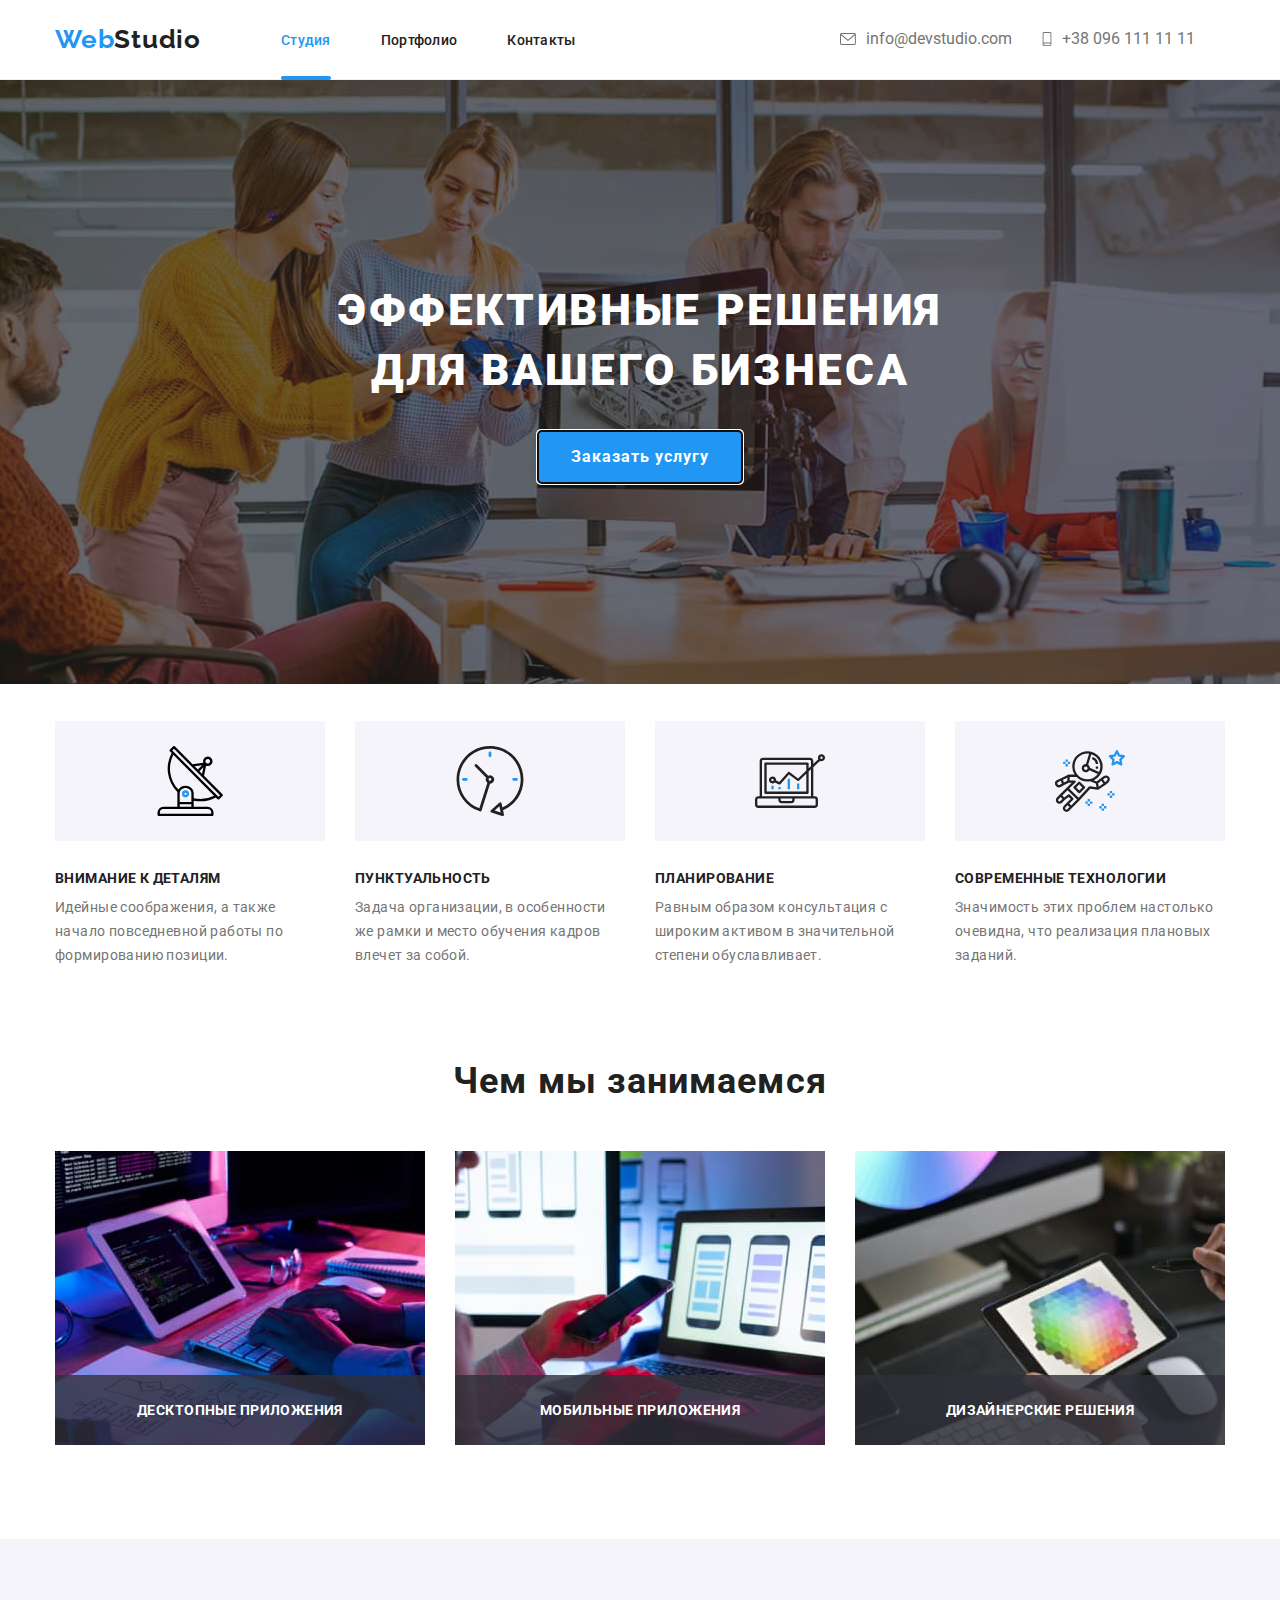
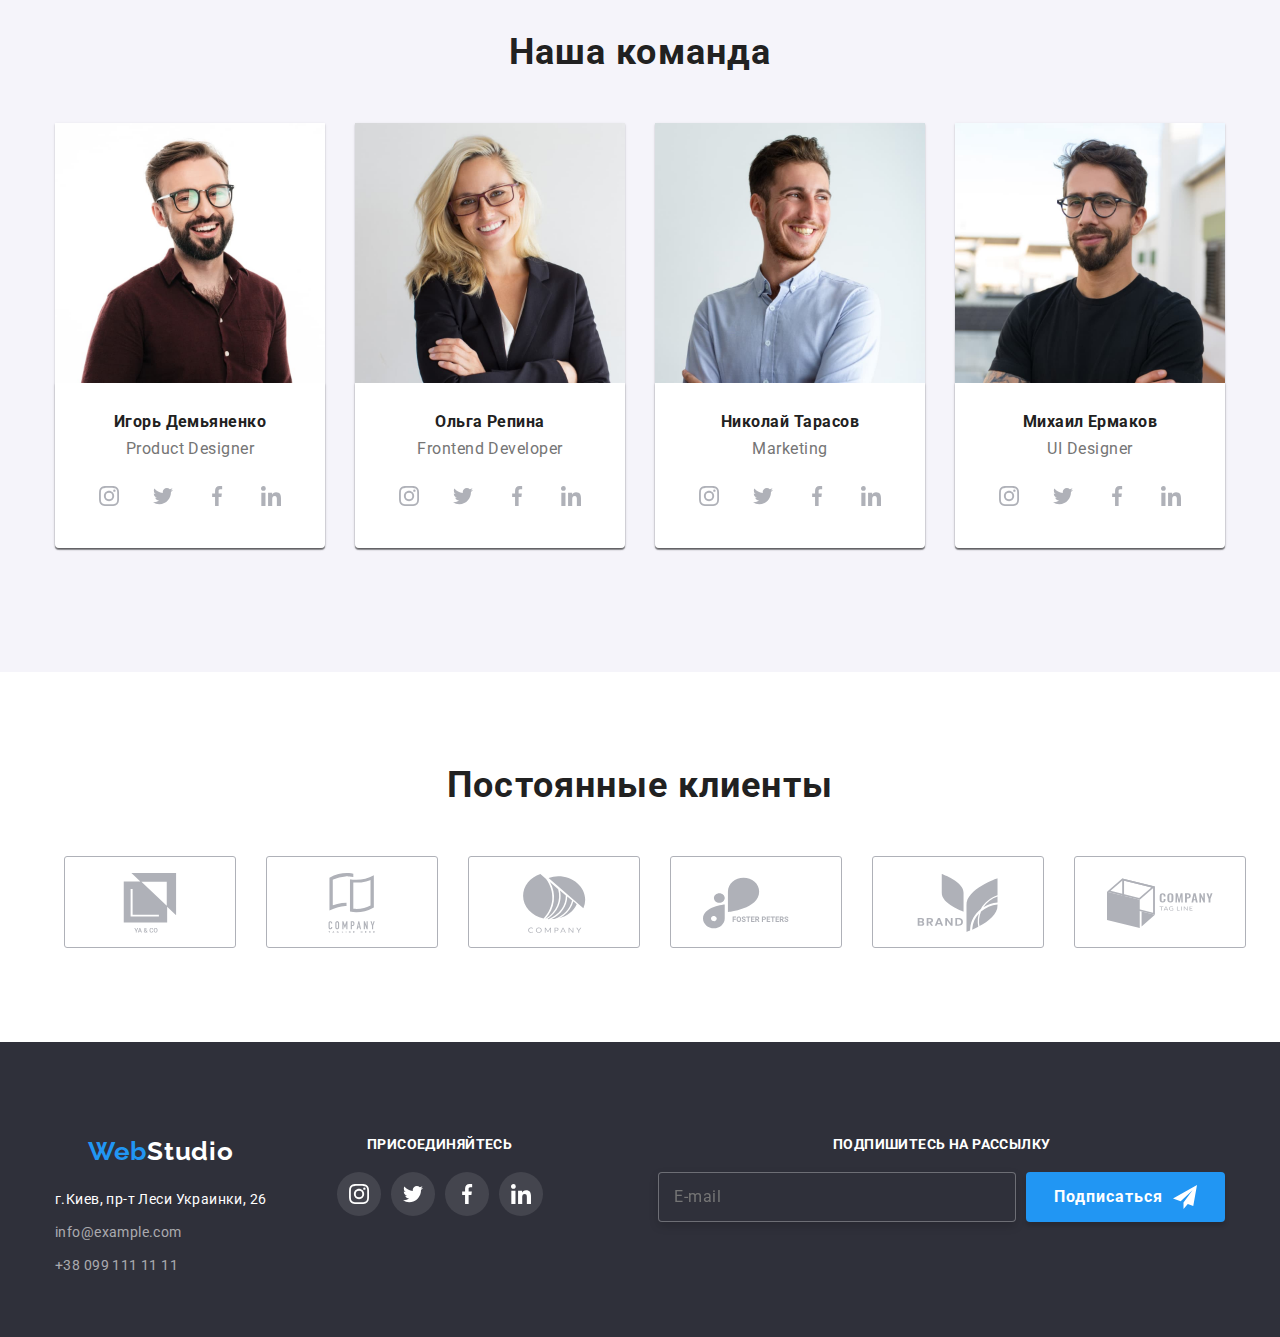
<file: index.html>
<!DOCTYPE html>
<html lang="ru">
<head>
    <meta charset="UTF-8"/>
    <meta http-equiv="X-UA-Compatible" content="IE=edge"/>
    <meta name="viewport" content="width=device-width, initial-scale=1.0"/>
    <title>WebStudio</title>
    <link rel="preconnect" href="https://fonts.gstatic.com"/>
    <link href="https://fonts.googleapis.com/css2?family=Roboto:wght@400;500;700;900&display=swap" rel="stylesheet"/>
    <link rel="preconnect" href="https://fonts.gstatic.com"/>
    <link href="https://fonts.googleapis.com/css2?family=Raleway:wght@700&display=swap" rel="stylesheet"/>
    <link rel="stylesheet" href="https://cdnjs.cloudflare.com/ajax/libs/modern-normalize/1.1.0/modern-normalize.min.css">
    <link rel="stylesheet" href="./css/main.min.css">
</head>
<body>
    <header class="page-header">
        <div class="container">
            <nav class="nav">
                <a class="nav__link nav__logo" href="./index.html"><span class="nav__logo-header">Web</span>Studio</a>
                <button type="submit" class="mob-menu-btn" data-menu-open>
                    <svg width="24" height="16" class="mob-menu-btn__open">
                        <use href="./images/icon.svg#menu"></use>
                    </svg>
                </button>
                <div class="backdrop is-hidden" data-menu>
                    <div class="mob-modal">
                        <div class="mob-modal_botom">
                            <button type="button" class="mob-menu-btn close" data-menu-close>
                                <svg width="19" height="19" class="mob-menu-btn__close">
                                    <use href="./images/icon.svg#mclose"></use>
                                </svg>
                            </button>
                            <ul class="menu-list list">
                                <li class="menu-list__item">
                                    <a href="./index.html" class="menu-list__link menu-list__current">Студия</a>
                                </li>
                                <li class="menu-list__item">
                                    <a href="./portfolio.html" class="menu-list__link">Портфолио</a>
                                </li>
                                <li class="menu-list__item">
                                    <a href="" class="menu-list__link">Контакты</a>
                                </li>
                            </ul>
                        </div>
                        <div class="mob-modal_botom">
                            <ul class="menu-list-contact list">
                                <li class="menu-list-contact__item">
                                    <a href="mailto:info@devstudio.com" class="menu-list-contact__link--mail">
                                        info@devstudio.com</a>
                                </li>
                                <li class="menu-list-contact__item">
                                    <a href="tel:+380961111111" class="menu-list-contact__link--tel">+38 096 111 11 11</a>
                                </li>
                            </ul>
                            <ul class="mob-menu-social list">
                                <li class="mob-menu-social__item">
                                    <a class="mob-menu-social__link" href="">Instagram</a>
                                </li>
                                <li class="mob-menu-social__item">
                                    <a class="mob-menu-social__link" href="">Twitter</a>
                                </li>
                                <li class="mob-menu-social__item">
                                    <a class="mob-menu-social__link" href="">Facebook</a>
                                </li>
                                <li class="mob-menu-social__item">
                                    <a class="mob-menu-social__link" href="">LinkedIn</a>
                                </li>
                            </ul>
                        </div>
                    </div>
                </div>
                <ul class="nav-menu">
                    <li class="nav-menu__item"><a class="nav-menu__link nav-menu__link_active" href="./index.html">Студия</a></li>
                    <li class="nav-menu__item"><a class="nav-menu__link" href="./portfolio.html">Портфолио</a></li>
                    <li class="nav-menu__item"><a class="nav-menu__link" href="#">Контакты</a></li>
                </ul>
            </nav>
            
            <ul class="nav-adress">
                <li class="nav__item">
                    <a class="nav-adress__link-adress" href="mailto:info@devstudio.com">
                        <svg class="nav-adress__icon" width="16" height="12">
                            <use href="./images/icon.svg#email"></use>
                        </svg> info@devstudio.com
                    </a>
                </li>
                <li class="nav__item">
                    <a class="nav-adress__link-adress" href="tel:+380961111111">
                        <svg class="nav-adress__icon" width="10" height="14">
                            <use href="./images/icon.svg#smartphone"></use>
                        </svg> +38 096 111 11 11
                    </a>
                </li>
            </ul>
        </div>
    </header>
    <main>
<!-- hero section -->
        <section class="hero section">
            <div class="container">
                <h1 class="hero__headline">эффективные решения для вашего бизнеса</h1>
                <button class="btn" type="button" autofocus data-modal-open>Заказать услугу</button>
            </div>
        </section>
<!-- features section -->
        <section class="section">
            <div class="container">
                <h1 class="hidden-heading">hidden heading</h1>
                <ul class="features-set">
                    <li class="features-set__item">
                        <svg class="features-set__icon" width="270" height="120">
                            <use href="./images/icon.svg#antena"></use>
                        </svg>
                        <h3 class="features-set__title">Внимание к деталям</h3>
                        <p class="features-set__text">Идейные соображения, а также начало повседневной работы по формированию позиции.</p>
                    </li>
                    <li class="features-set__item">
                        <svg class="features-set__icon" width="270" height="120">
                            <use href="./images/icon.svg#clock"></use>
                        </svg>
                        <h3 class="features-set__title">Пунктуальность</h3>
                        <p class="features-set__text">Задача организации, в особенности же рамки и место обучения кадров влечет за собой.</p>
                    </li>
                    <li class="features-set__item">
                        <svg class="features-set__icon" width="270" height="120">
                            <use href="./images/icon.svg#diagram"></use>
                        </svg>
                        <h3 class="features-set__title">Планирование</h3>
                        <p class="features-set__text">Равным образом консультация с широким активом в значительной степени обуславливает.</p>
                    </li>
                    <li class="features-set__item">
                        <svg class="features-set__icon" width="270" height="120">
                            <use href="./images/icon.svg#astronaut"></use>
                        </svg>
                        <h3 class="features-set__title">Современные технологии</h3>
                        <p class="features-set__text">Значимость этих проблем настолько очевидна, что реализация плановых заданий.</p>
                    </li>
                </ul>
            </div>
        </section>
<!-- tasks section -->
        <section class="section">
            <div class="promo container">
                <h2 class="tasks">Чем мы занимаемся</h2>
                <ul class="tasks-set">
                    <li class="tasks-set__item">
                        <div class="tasks-set__thumb">
                            <picture>
                                <source srcset="./images/desktop/box1x-min.jpg 2x, ./images/desktop/box1-min.jpg  1x " media="(min-width: 1200px)"/>
                            <img src="./images/image.jpg" alt="codding on iPad" width="370"/>
                            </picture
                                >
                            <p class="tasks-set__text">Десктопные приложения</p>
                        </div>
                    </li>
                    <li class="tasks-set__item">
                        <div class="tasks-set__thumb">
                            <picture>
                                <source srcset="./images/desktop/box2x-min.jpg 2x, ./images/desktop/box2-min.jpg  1x " media="(min-width: 1200px)" />
                                <img src="./images/image-2.jpg" alt="app design" width="370"/>
                            </picture>
                            <p class="tasks-set__text">Мобильные приложения</p>
                        </div>
                    </li>
                    <li class="tasks-set__item">
                        <div class="tasks-set__thumb">
                            <picture>
                                <source srcset="./images/desktop/box3x-min.jpg 2x, ./images/desktop/box3-min.jpg  1x " media="(min-width: 1200px)" />
                                <img src="./images/image-3.jpg" alt="color palette on iPad" width="370"/>
                            </picture>
                            <p class="tasks-set__text">Дизайнерские решения</p>
                        </div>
                    </li>
                </ul>
            </div>
        </section>
<!-- team section -->
        <section class="team section">
            <div class="container">
                <h2 class="team__title">Наша команда</h2>
                <ul class="team-set">
                    <li class="team-member">
                        <picture>
                            <source srcset="./images/desktop/igor-desk-1x.jpg 1x, ./images/desktop/igor-desk-2x.jpg 2x" media="(min-width: 1200px)">
                            <source srcset="./images/tablet/igor-tab-1x.jpg 1x, ./images/tablet/igor-tab-2x.jpg 2x" media="(min-width: 768px)">
                            <source srcset="./images/mobile/igor-mob-1x.jpg 1x, ./images/mobile/igor-mob-2x.jpg 2x" media="(min-width: 480px)">
                            <img src="./images/image-4.jpg" alt="Igor"/>
                        </picture>
                        <div class="team-member__info">
                            <h3 class="team-member__name">Игорь Демьяненко</h3>
                            <p class="team-member__position">Product Designer</p>
                            <ul class="social-links social-links_team-member">
                                <li class="social-links__item social-links__item_white-fill">
                                    <svg class="social-links__icon social-links__icon_grey-fill" width="20" height="20">
                                        <use href="./images/icon.svg#instagram"></use>
                                    </svg>
                                    <a href="https://www.instagram.com"></a>
                                </li>
                                <li class="social-links__item social-links__item_white-fill">
                                    <svg class="social-links__icon social-links__icon_grey-fill" width="20" height="20">
                                        <use href="./images/icon.svg#twitter"></use>
                                    </svg>
                                    <a href="https://twitter.com"></a>
                                </li>
                                <li class="social-links__item social-links__item_white-fill">
                                    <svg class="social-links__icon social-links__icon_grey-fill" width="20" height="20">
                                        <use href="./images/icon.svg#facebook"></use>
                                    </svg>
                                    <a href="https://www.facebook.com"></a>
                                </li>
                                <li class="social-links__item social-links__item_white-fill">
                                    <svg class="social-links__icon social-links__icon_grey-fill" width="20" height="20">
                                        <use href="./images/icon.svg#linkedin"></use>
                                    </svg>
                                    <a href="https://www.linkedin.com"></a>
                                </li>
                            </ul>
                        </div>
                    </li>
                    <li class="team-member">
                        <picture>
                            <source srcset="./images/desktop/olga-desk-1x.jpg 1x, ./images/desktop/olga-desk-2x.jpg 2x" media="(min-width: 1200px)">
                            <source srcset="./images/tablet/olga-tab-1x.jpg 1x, ./images/tablet/olga-tab-2x.jpg 2x" media="(min-width: 768px)">
                            <source srcset="./images/mobile/olga-mob-1x.jpg 1x, ./images/mobile/olga-mob-2x.jpg 2x" media="(min-width: 480px)">
                            <img src="./images/image-5.jpg" alt="Olga"/>
                        </picture>
                        <div class="team-member__info">
                            <h3 class="team-member__name">Ольга Репина</h3>
                            <p class="team-member__position">Frontend Developer</p>
                            <ul class="social-links social-links_team-member">
                                <li class="social-links__item social-links__item_white-fill">
                                    <svg class="social-links__icon social-links__icon_grey-fill" width="20" height="20">
                                        <use href="./images/icon.svg#instagram"></use>
                                    </svg>
                                    <a href="https://www.instagram.com"></a>
                                </li>
                                <li class="social-links__item social-links__item_white-fill">
                                    <svg class="social-links__icon social-links__icon_grey-fill" width="20" height="20">
                                        <use href="./images/icon.svg#twitter"></use>
                                    </svg>
                                    <a href="https://twitter.com"></a>
                                </li>
                                <li class="social-links__item social-links__item_white-fill">
                                    <svg class="social-links__icon social-links__icon_grey-fill" width="20" height="20">
                                        <use href="./images/icon.svg#facebook"></use>
                                    </svg>
                                    <a href="https://www.facebook.com"></a>
                                </li>
                                <li class="social-links__item social-links__item_white-fill">
                                    <svg class="social-links__icon social-links__icon_grey-fill" width="20" height="20">
                                        <use href="./images/icon.svg#linkedin"></use>
                                    </svg>
                                    <a href="https://www.linkedin.com"></a>
                                </li>
                            </ul>
                        </div>
                    </li>
                    <li class="team-member">
                        <picture>
                            <source srcset="./images/desktop/nik-desk-1x.jpg 1x, ./images/desktop/nik-desk-2x.jpg 2x" media="(min-width: 1200px)">
                            <source srcset="./images/tablet/nik-tab-1x.jpg 1x, ./images/tablet/nik-tab-2x.jpg 2x" media="(min-width: 768px)">
                            <source srcset="./images/mobile/nik-mob-1x.jpg 1x, ./images/mobile/nik-mob-2x.jpg 2x" media="(min-width: 480px)">
                            <img src="./images/image-6.jpg" alt="Niko"/>
                        </picture>
                        <div class="team-member__info">
                            <h3 class="team-member__name">Николай Тарасов</h3>
                            <p class="team-member__position">Marketing</p>
                            <ul class="social-links social-links_team-member">
                                <li class="social-links__item social-links__item_white-fill">
                                    <svg class="social-links__icon social-links__icon_grey-fill" width="20" height="20">
                                        <use href="./images/icon.svg#instagram"></use>
                                    </svg>
                                    <a href="https://www.instagram.com"></a>
                                </li>
                                <li class="social-links__item social-links__item_white-fill">
                                    <svg class="social-links__icon social-links__icon_grey-fill" width="20" height="20">
                                        <use href="./images/icon.svg#twitter"></use>
                                    </svg>
                                    <a href="https://twitter.com"></a>
                                </li>
                                <li class="social-links__item social-links__item_white-fill">
                                    <svg class="social-links__icon social-links__icon_grey-fill" width="20" height="20">
                                        <use href="./images/icon.svg#facebook"></use>
                                    </svg>
                                    <a href="https://www.facebook.com"></a>
                                </li>
                                <li class="social-links__item social-links__item_white-fill">
                                    <svg class="social-links__icon social-links__icon_grey-fill" width="20" height="20">
                                        <use href="./images/icon.svg#linkedin"></use>
                                    </svg>
                                    <a href="https://www.linkedin.com"></a>
                                </li>
                            </ul>
                        </div>
                    </li>
                    <li class="team-member">
                        <picture>
                            <source srcset="./images/desktop/mix-desk-1x.jpg 1x, ./images/desktop/mix-desk-2x.jpg 2x" media="(min-width: 1200px)">
                            <source srcset="./images/tablet/mix-tab-1x.jpg 1x, ./images/tablet/mix-tab-2x.jpg 2x" media="(min-width: 768px)">
                            <source srcset="./images/mobile/mix-mob-1x.jpg 1x, ./images/mobile/mix-mob-2x.jpg 2x" media="(min-width: 480px)">
                            <img src="./images/image-7.jpg" alt="Mikho"/>
                        </picture>
                        <div class="team-member__info">
                            <h3 class="team-member__name">Михаил Ермаков</h3>
                            <p class="team-member__position">UI Designer</p>
                            <ul class="social-links social-links_team-member">
                                <li class="social-links__item social-links__item_white-fill">
                                    <svg class="social-links__icon social-links__icon_grey-fill" width="20" height="20">
                                        <use href="./images/icon.svg#instagram"></use>
                                    </svg>
                                    <a href="https://www.instagram.com"></a>
                                </li>
                                <li class="social-links__item social-links__item_white-fill">
                                    <svg class="social-links__icon social-links__icon_grey-fill" width="20" height="20">
                                        <use href="./images/icon.svg#twitter"></use>
                                    </svg>
                                    <a href="https://twitter.com"></a>
                                </li>
                                <li class="social-links__item social-links__item_white-fill">
                                    <svg class="social-links__icon social-links__icon_grey-fill" width="20" height="20">
                                        <use href="./images/icon.svg#facebook"></use>
                                    </svg>
                                    <a href="https://www.facebook.com"></a>
                                </li>
                                <li class="social-links__item social-links__item_white-fill">
                                    <svg class="social-links__icon social-links__icon_grey-fill" width="20" height="20">
                                        <use href="./images/icon.svg#linkedin"></use>
                                    </svg>
                                    <a href="https://www.linkedin.com"></a>
                                </li>
                            </ul>
                        </div>
                    </li>
                </ul>
            </div>
        </section>
<!-- clients section -->
        <section class="section">
            <div class="clients container">
                <h3 class="clients__headline">Постоянные клиенты</h3>
                <ul class="clients-list">
                    <li class="clients-list__item">
                        <svg class="clients-list__icon" width="170" height="92">
                            <use href="./images/icon.svg#company-1"></use>
                        </svg>
                        <a href=""></a>
                    </li>
                    <li class="clients-list__item">
                        <svg class="clients-list__icon" width="170" height="92">
                            <use href="./images/icon.svg#company-2"></use>
                        </svg>
                        <a href=""></a>
                    </li>
                    <li class="clients-list__item">
                        <svg class="clients-list__icon" width="170" height="92">
                            <use href="./images/icon.svg#company-3"></use>
                        </svg>
                        <a href=""></a>
                    </li>
                    <li class="clients-list__item">
                        <svg class="clients-list__icon" width="170" height="92">
                            <use href="./images/icon.svg#company-4"></use>
                        </svg>
                        <a href=""></a>
                    </li>
                    <li class="clients-list__item">
                        <svg class="clients-list__icon" width="170" height="92">
                            <use href="./images/icon.svg#company-5"></use>
                        </svg>
                        <a href=""></a>
                    </li>
                    <li class="clients-list__item">
                        <svg class="clients-list__icon" width="170" height="92">
                            <use href="./images/icon.svg#company-6"></use>
                        </svg>
                        <a href=""></a>
                    </li>
                </ul>
            </div>
        </section>
    </main>
<!-- footer -->
    <footer class="page-footer">
            <div class="container">
                <div class="page-footer__item">
                    <a class="nav__link nav__logo footer-logo_inverse" href="./index.html"><span
                            class="nav__logo-header">Web</span>Studio</a>
                    <address class="footer-adress">
                        <ul class="adress-list">
                            <li class="adress-list__item">г.Киев, пр-т Леси Украинки, 26</li>
                            <li class="adress-list__item"><a class="adress-list__link"
                                    href="mailto:info@example.com">info@example.com</a></li>
                            <li class="adress-list__item"><a class="adress-list__link" href="tel:+380991111111">+38 099 111 11
                                    11</a></li>
                        </ul>
                    </address>
                </div>
                <div class="page-footer__item">
                    <h3 class="subscr-headline">присоединяйтесь</h3>
                    <ul class="social-links">
                        <li class="social-links__item">
                            <svg class="social-links__icon" width="20" height="20">
                                <use href="./images/icon.svg#instagram"></use>
                            </svg>
                            <a href="https://www.instagram.com"></a>
                        </li>
                        <li class="social-links__item">
                            <svg class="social-links__icon" width="20" height="20">
                                <use href="./images/icon.svg#twitter"></use>
                            </svg>
                            <a href="https://twitter.com"></a>
                        </li>
                        <li class="social-links__item">
                            <svg class="social-links__icon" width="20" height="20">
                                <use href="./images/icon.svg#facebook"></use>
                            </svg>
                            <a href="https://www.facebook.com"></a>
                        </li>
                        <li class="social-links__item">
                            <svg class="social-links__icon" width="20" height="20">
                                <use href="./images/icon.svg#linkedin"></use>
                            </svg>
                            <a href="https://www.linkedin.com"></a>
                        </li>
                    </ul>
                </div>
                <div class="page-footer__item">
                    <h3 class="subscr-headline">Подпишитесь на рассылку</h3>
                    <form class="subscr-form">
                        <label class="subscr-form__field">
                            <input class="subscr-form__input" type="text" name="email" placeholder="E-mail">
                        </label>
                        <button class="subscr-btn" type="submit">
                            <div class="subscr-btn__meta">
                                <span>Подписаться</span>
                                <svg class="subscr-btn__icon" width="24" height="24">
                                    <use href="./images/icon.svg#send"></use>
                                </svg>
                            </div>
                        </button>
                    </form>
                </div>
            </div>
        </footer>
<!-- modal window -->
    <div class="backdrop is-hidden" data-modal>
        <div class="modal">
            <button type="button" class="modal__cls-btn" data-modal-close>
                <svg class="modal__cls-icon" width="11px" height="11px">
                    <use href="./images/icon.svg#close"></use>
                </svg>
            </button>
            <div class="modal-form">
                <p class="modal-form__title">Оставьте свои данные, мы вам перезвоним</p>
                <form>
                    <div class="modal-form__fields">
                        <label class="modal-form__label" for="user_name">Имя
                            <div class="form-field">
                                <input id="user_name" type="text" name="name" class="modal-form__input">
                                <svg class="modal-form__icon" width="12" height="12">
                                    <use href="./images/icon.svg#user"></use>
                                </svg>
                            </div>
                        </label>
                        <label class="modal-form__label" for="user_phone">Телефон
                            <div class="form-field">
                                <input id="user_phone" type="text" name="phone" class="modal-form__input">
                                <svg class="modal-form__icon" width="12" height="12">
                                    <use href="./images/icon.svg#phone"></use>
                                </svg>
                            </div>
                        </label>
                        <label class="modal-form__label" for="user_email">Почта
                            <div class="form-field">
                                <input id="user_email" type="text" name="email" class="modal-form__input">
                                <svg class="modal-form__icon" width="12" height="12">
                                    <use href="./images/icon.svg#letter"></use>
                                </svg>
                            </div>
                        </label>
                        <label class="modal-form__label">Комментарий
                            <textarea class="modal-form__textarea" name="comment" id="" rows="5" placeholder="Введите текст"></textarea>
                        </label>
                        <label for="user_check">
                           <div class="form-field">
                                <input id="user_check" type="checkbox" class="modal-form__checkbox" name="checkbox"/>
                                <span class="modal-form__check-icon"></span>
                                <span class="modal-form__check-text">Соглашаюсь с рассылкой и принимаю <a class="modal-form__agreement" href="">Условия договора</a></span>
                           </div>
                        </label>
                        <button class="modal-btn-sbmt" type="submit">Отправить</button>
                    </div>
                </form>
            </div>
        </div>
    </div>
    <script src="./js/menu.js"></script>
    <script src="./js/modal.js"></script>
</body>
</html>
</file>
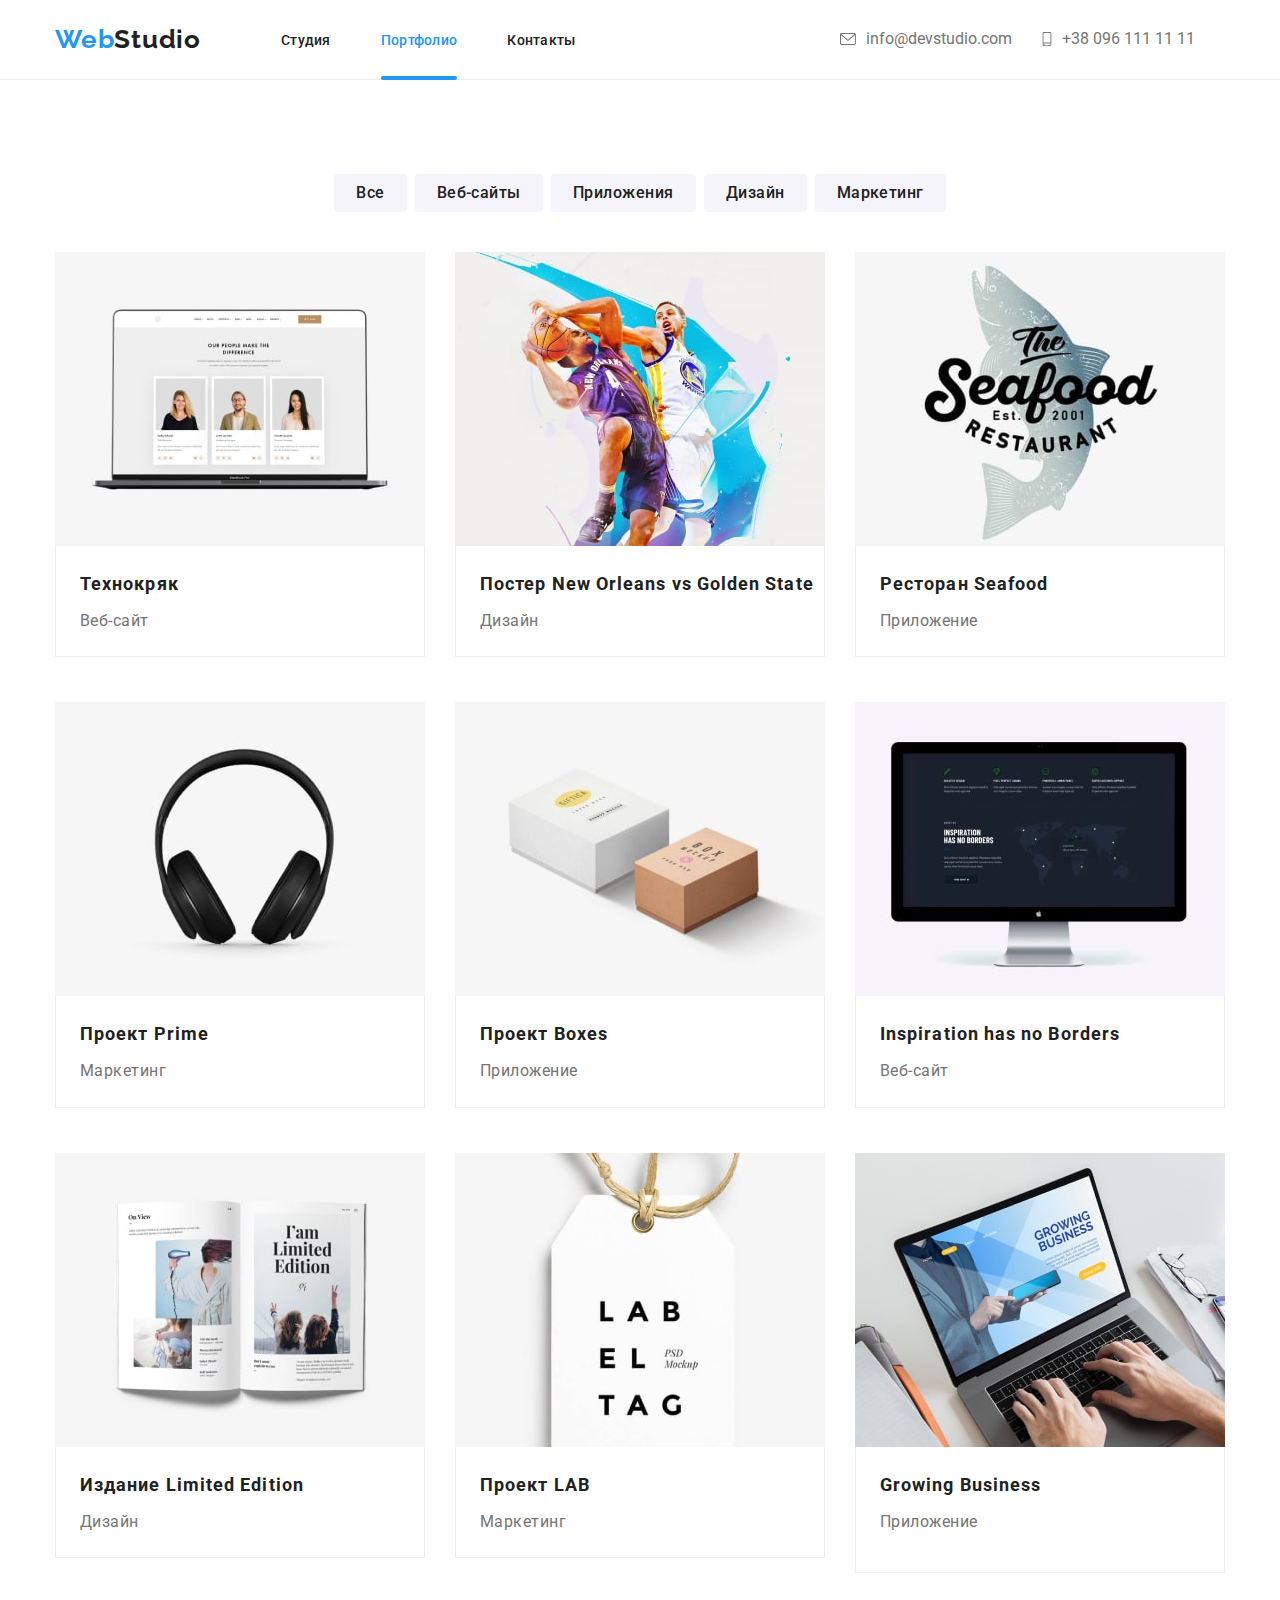
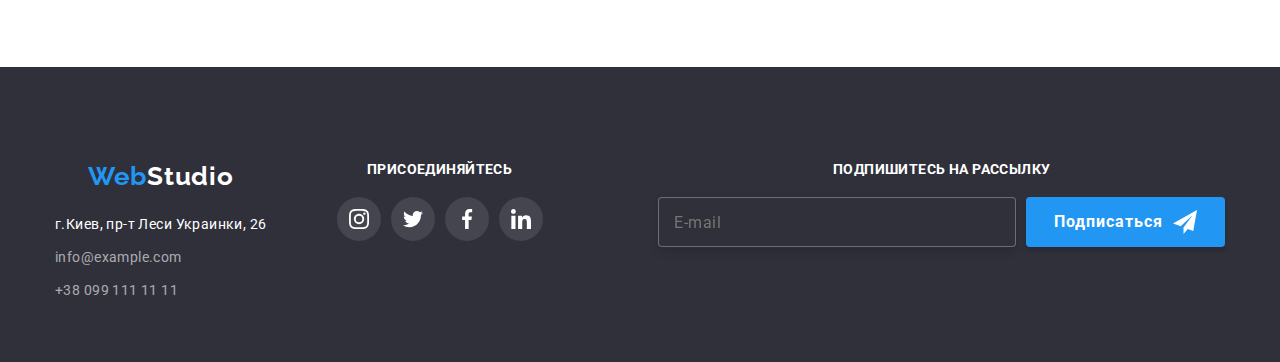
<file: portfolio.html>
<!DOCTYPE html>
<html lang="ru">
<head>
    <meta charset="UTF-8"/>
    <meta http-equiv="X-UA-Compatible" content="IE=edge"/>
    <meta name="viewport" content="width=device-width, initial-scale=1.0"/>
    <link rel="preconnect" href="https://fonts.gstatic.com">
    <link href="https://fonts.googleapis.com/css2?family=Roboto:wght@400;500;700;900&display=swap" rel="stylesheet"/>
    <link rel="preconnect" href="https://fonts.gstatic.com"/>
    <link href="https://fonts.googleapis.com/css2?family=Raleway:wght@700&display=swap" rel="stylesheet"/>
    <link rel="stylesheet" href="https://cdnjs.cloudflare.com/ajax/libs/modern-normalize/1.1.0/modern-normalize.min.css">
    <link rel="stylesheet" href="./css/main.min.css">
    <title>Портфолио</title>
</head>
<body>
    <header class="page-header">
        <div class="container">
            <nav class="nav">
                <a class="nav__link nav__logo" href="./index.html"><span class="nav__logo-header">Web</span>Studio</a>
                <button type="submit" class="mob-menu-btn" data-menu-open>
                    <svg width="24" height="16" class="mob-menu-btn__open">
                        <use href="./images/icon.svg#menu"></use>
                    </svg>
                </button>
                <div class="backdrop is-hidden" data-menu>
                    <div class="mob-modal">
                        <div class="mob-modal_botom">
                            <button type="button" class="mob-menu-btn close" data-menu-close>
                                <svg width="19" height="19" class="mob-menu-btn__close">
                                    <use href="./images/icon.svg#mclose"></use>
                                </svg>
                            </button>
                            <ul class="menu-list list">
                                <li class="menu-list__item">
                                    <a href="./index.html" class="menu-list__link menu-list__current">Студия</a>
                                </li>
                                <li class="menu-list__item">
                                    <a href="./portfolio.html" class="menu-list__link">Портфолио</a>
                                </li>
                                <li class="menu-list__item">
                                    <a href="" class="menu-list__link">Контакты</a>
                                </li>
                            </ul>
                        </div>
                        <div class="mob-modal_botom">
                            <ul class="menu-list-contact list">
                                <li class="menu-list-contact__item">
                                    <a href="mailto:info@devstudio.com" class="menu-list-contact__link--mail">
                                        info@devstudio.com</a>
                                </li>
                                <li class="menu-list-contact__item">
                                    <a href="tel:+380961111111" class="menu-list-contact__link--tel">+38 096 111 11 11</a>
                                </li>
                            </ul>
                            <ul class="mob-menu-social list">
                                <li class="mob-menu-social__item">
                                    <a class="mob-menu-social__link" href="">Instagram</a>
                                </li>
                                <li class="mob-menu-social__item">
                                    <a class="mob-menu-social__link" href="">Twitter</a>
                                </li>
                                <li class="mob-menu-social__item">
                                    <a class="mob-menu-social__link" href="">Facebook</a>
                                </li>
                                <li class="mob-menu-social__item">
                                    <a class="mob-menu-social__link" href="">LinkedIn</a>
                                </li>
                            </ul>
                        </div>
                    </div>
                </div>
                <ul class="nav-menu">
                    <li class="nav-menu__item"><a class="nav-menu__link"
                            href="./index.html">Студия</a></li>
                    <li class="nav-menu__item"><a class="nav-menu__link nav-menu__link_active" href="./portfolio.html">Портфолио</a></li>
                    <li class="nav-menu__item"><a class="nav-menu__link" href="#">Контакты</a></li>
                </ul>
            </nav>
    
            <ul class="nav-adress">
                <li class="nav__item">
                    <a class="nav-adress__link-adress" href="mailto:info@devstudio.com">
                        <svg class="nav-adress__icon" width="16" height="12">
                            <use href="./images/icon.svg#email"></use>
                        </svg> info@devstudio.com
                    </a>
                </li>
                <li class="nav__item">
                    <a class="nav-adress__link-adress" href="tel:+380961111111">
                        <svg class="nav-adress__icon" width="10" height="14">
                            <use href="./images/icon.svg#smartphone"></use>
                        </svg> +38 096 111 11 11
                    </a>
                </li>
            </ul>
        </div>
    </header>
    <main>
        <section class="section">
            <div class="container">
                <ul class="filter-btns-set">
                    <li class="filter-btns-set__item"><button class="flter-btn" type="button">Все</button></li>
                    <li class="filter-btns-set__item"><button class="flter-btn" type="button">Веб-сайты</button></li>
                    <li class="filter-btns-set__item"><button class="flter-btn" type="button">Приложения</button></li>
                    <li class="filter-btns-set__item"><button class="flter-btn" type="button">Дизайн</button></li>
                    <li class="filter-btns-set__item"><button class="flter-btn" type="button">Маркетинг</button></li>
                </ul>
                <ul class="portfolio-list">
                    <li class="portfolio-list__item">
                        <div class="portfolio-list__img">
                            <picture>
                                <source srcset="./images/desktop/portfolio-desktop/portimg1-1x.jpg 1x, ./images/desktop/portfolio-desktop/portimg1-2x.jpg 2x" media="(min-width: 1200px)">
                                <source srcset="./images/tablet/tablet-portfolio/portimg1-1x.jpg 1x, ./images/tablet/tablet-portfolio/portimg1-2x.jpg 2x" media="(min-width: 768px)">
                                <source srcset="./images/mobile/mobile-portfolio/portimg1-1x.jpg 1x, ./images/mobile/mobile-portfolio/portimg1-2x.jpg 2x" media="(min-width: 480px)">
                                <img src="./images/image-8.jpg" alt="open laptop"/>
                            </pictur>
                            <p class="portfolio-list__item-overlay">Технокряк это современная площадка распространения коронавируса. Компании используют эту платформу для цифрового
                            шпионажа и атак на защищённые сервера конкурентов.</p>
                        </div>
                        <div class="portfolio-list__infoframe">
                            <h3 class="portfolio-list__title">Технокряк</h3>
                            <p class="portfolio-list__type">Веб-сайт</p>
                        </div>
                    </li>
                    </li>
                    <li class="portfolio-list__item">
                        <div class="portfolio-list__img">
                            <picture>
                                <source srcset="./images/desktop/portfolio-desktop/portimg2-1x.jpg 1x, ./images/desktop/portfolio-desktop/portimg2-2x.jpg 2x" media="(min-width: 1200px)">
                                <source srcset="./images/tablet/tablet-portfolio/portimg2-1x.jpg 1x, ./images/tablet/tablet-portfolio/portimg2-2x.jpg 2x" media="(min-width: 768px)">
                                <source srcset="./images/mobile/mobile-portfolio/portimg2-1x.jpg 1x, ./images/mobile/mobile-portfolio/portimg2-2x.jpg 2x" media="(min-width: 480px)">
                                <img src="./images/image-9.jpg" alt="basketball players"/>
                            </picture>
                            <p class="portfolio-list__item-overlay">Технокряк это современная площадка распространения коронавируса. Компании используют эту
                                платформу для цифрового
                                шпионажа и атак на защищённые сервера конкурентов.</p>
                        </div>
                        <div class="portfolio-list__infoframe">
                            <h3 class="portfolio-list__title">Постер New Orleans vs Golden State</h3>
                            <p class="portfolio-list__type">Дизайн</p>
                        </div>
                    </li>
                    <li class="portfolio-list__item">
                        <div class="portfolio-list__img">
                            <picture>
                                <source srcset="./images/desktop/portfolio-desktop/portimg3-1x.jpg 1x, ./images/desktop/portfolio-desktop/portimg3-2x.jpg 2x" media="(min-width: 1200px)">
                                <source srcset="./images/tablet/tablet-portfolio/portimg3-1x.jpg 1x, ./images/tablet/tablet-portfolio/portimg3-2x.jpg 2x" media="(min-width: 768px)">
                                <source srcset="./images/mobile/mobile-portfolio/portimg3-1x.jpg 1x, ./images/mobile/mobile-portfolio/portimg3-2x.jpg 2x" media="(min-width: 480px)">
                                <img src="./images/image-10.jpg" alt="logo fish"/>
                            </picture>
                            <p class="portfolio-list__item-overlay">Технокряк это современная площадка распространения коронавируса. Компании используют эту
                                платформу для цифрового
                                шпионажа и атак на защищённые сервера конкурентов.</p>
                        </div>
                        <div class="portfolio-list__infoframe">
                            <h3 class="portfolio-list__title">Ресторан Seafood</h3>
                            <p class="portfolio-list__type">Приложение</p>
                        </div>
                    </li>
                    <li class="portfolio-list__item">
                        <div class="portfolio-list__img">
                            <picture>
                                <source srcset="./images/desktop/portfolio-desktop/portimg4-1x.jpg 1x, ./images/desktop/portfolio-desktop/portimg4-2x.jpg 2x" media="(min-width: 1200px)">
                                <source srcset="./images/tablet/tablet-portfolio/portimg4-1x.jpg 1x, ./images/tablet/tablet-portfolio/portimg4-2x.jpg 2x" media="(min-width: 768px)">
                                <source srcset="./images/mobile/mobile-portfolio/portimg4-1x.jpg 1x, ./images/mobile/mobile-portfolio/portimg4-2x.jpg 2x" media="(min-width: 480px)">
                                <img src="./images/image-11.jpg" alt="headphones"/>
                            </picture>
                            <p class="portfolio-list__item-overlay">Технокряк это современная площадка распространения коронавируса. Компании используют эту
                                платформу для цифрового
                                шпионажа и атак на защищённые сервера конкурентов.</p>
                        </div>
                        <div class="portfolio-list__infoframe">
                            <h3 class="portfolio-list__title">Проект Prime</h3>
                            <p class="portfolio-list__type">Маркетинг</p>
                        </div>
                    </li>
                    <li class="portfolio-list__item">
                        <div class="portfolio-list__img">
                            <picture>
                                <source srcset="./images/desktop/portfolio-desktop/portimg5-1x.jpg 1x, ./images/desktop/portfolio-desktop/portimg5-2x.jpg 2x" media="(min-width: 1200px)">
                                <source srcset="./images/tablet/tablet-portfolio/portimg5-1x.jpg 1x, ./images/tablet/tablet-portfolio/portimg5-2x.jpg 2x" media="(min-width: 768px)">
                                <source srcset="./images/mobile/mobile-portfolio/portimg5-1x.jpg 1x, ./images/mobile/mobile-portfolio/portimg5-2x.jpg 2x" media="(min-width: 480px)">
                                <img src="./images/image-12.jpg" alt="cartoon boxes"/>
                            </picture>
                            <p class="portfolio-list__item-overlay">Технокряк это современная площадка распространения коронавируса. Компании используют эту
                                платформу для цифрового
                                шпионажа и атак на защищённые сервера конкурентов.</p>
                        </div>
                        <div class="portfolio-list__infoframe">
                            <h3 class="portfolio-list__title">Проект Boxes</h3>
                            <p class="portfolio-list__type">Приложение</p>
                        </div>
                    </li>
                    <li class="portfolio-list__item">
                        <div class="portfolio-list__img">
                                <picture>
                                    <source srcset="./images/desktop/portfolio-desktop/portimg6-1x.jpg 1x, ./images/desktop/portfolio-desktop/portimg6-2x.jpg 2x" media="(min-width: 1200px)">
                                    <source srcset="./images/tablet/tablet-portfolio/portimg6-1x.jpg 1x, ./images/tablet/tablet-portfolio/portimg6-2x.jpg 2x" media="(min-width: 768px)">
                                    <source srcset="./images/mobile/mobile-portfolio/portimg6-1x.jpg 1x, ./images/mobile/mobile-portfolio/portimg6-2x.jpg 2x" media="(min-width: 480px)">
                                    <img src="./images/image-13.jpg" alt="iMac"/>
                                </picture>
                            <p class="portfolio-list__item-overlay">Технокряк это современная площадка распространения коронавируса. Компании используют эту
                                платформу для цифрового
                                шпионажа и атак на защищённые сервера конкурентов.</p>
                        </div>
                        <div class="portfolio-list__infoframe">
                            <h3 class="portfolio-list__title">Inspiration has no Borders</h3>
                            <p class="portfolio-list__type">Веб-сайт</p>
                        </div>
                    </li>
                    <li class="portfolio-list__item">
                        <div class="portfolio-list__img">
                                <picture>
                                    <source srcset="./images/desktop/portfolio-desktop/portimg7-1x.jpg 1x, ./images/desktop/portfolio-desktop/portimg7-2x.jpg 2x" media="(min-width: 1200px)">
                                    <source srcset="./images/tablet/tablet-portfolio/portimg7-1x.jpg 1x, ./images/tablet/tablet-portfolio/portimg7-2x.jpg 2x" media="(min-width: 768px)">
                                    <source srcset="./images/mobile/mobile-portfolio/portimg7-1x.jpg 1x, ./images/mobile/mobile-portfolio/portimg7-2x.jpg 2x" media="(min-width: 480px)">
                                    <img src="./images/image-14.jpg" alt="magazine"/>
                                </picture>
                            <p class="portfolio-list__item-overlay">Технокряк это современная площадка распространения коронавируса. Компании используют эту
                                платформу для цифрового
                                шпионажа и атак на защищённые сервера конкурентов.</p>
                        </div>
                        <div class="portfolio-list__infoframe">
                            <h3 class="portfolio-list__title">Издание Limited Edition</h3>
                            <p class="portfolio-list__type">Дизайн</p>
                        </div>
                    </li>
                    <li class="portfolio-list__item">
                        <div class="portfolio-list__img">
                            <picture>
                                <source srcset="./images/desktop/portfolio-desktop/portimg8-1x.jpg 1x, ./images/desktop/portfolio-desktop/portimg8-2x.jpg 2x" media="(min-width: 1200px)">
                                <source srcset="./images/tablet/tablet-portfolio/portimg8-1x.jpg 1x, ./images/tablet/tablet-portfolio/portimg8-2x.jpg 2x" media="(min-width: 768px)">
                                <source srcset="./images/mobile/mobile-portfolio/portimg8-1x.jpg 1x, ./images/mobile/mobile-portfolio/portimg8-2x.jpg 2x" media="(min-width: 480px)">
                                <img src="./images/image-15.jpg" alt="label"/>
                            </picture>
                            <p class="portfolio-list__item-overlay">Технокряк это современная площадка распространения коронавируса. Компании используют эту
                                платформу для цифрового
                                шпионажа и атак на защищённые сервера конкурентов.</p>
                        </div>
                        <div class="portfolio-list__infoframe">
                            <h3 class="portfolio-list__title">Проект LAB</h3>
                            <p class="portfolio-list__type">Маркетинг</p>
                        </div>
                    </li>
                    <li class="portfolio-list__item">
                        <div class="portfolio-list__img">
                            <picture>
                                <source srcset="./images/desktop/portfolio-desktop/portimg9-1x.jpg 1x, ./images/desktop/portfolio-desktop/portimg9-2x.jpg 2x" media="(min-width: 1200px)">
                                <source srcset="./images/mobile/mobile-portfolio/portimg9-1x.jpg 1x, ./images/mobile/mobile-portfolio/portimg9-2x.jpg 2x" media="(min-width: 480px)">
                                <source srcset="./images/tablet/tablet-portfolio/portimg9-1x.jpg 1x, ./images/tablet/tablet-portfolio/portimg9-2x.jpg 2x" media="(min-width: 768px)">
                                <img src="./images/image-16.jpg" alt="macbook"/>
                            </picture>
                            <p class="portfolio-list__item-overlay">Технокряк это современная площадка распространения коронавируса. Компании используют эту
                                платформу для цифрового
                                шпионажа и атак на защищённые сервера конкурентов.</p>
                        </div>
                        <div class="portfolio-list__infoframe">
                            <h3 class="portfolio-list__title">Growing Business</h3>
                            <p class="portfolio-list__type">Приложение</p>
                        </div>
                    </li>
                </ul>
            </div>
        </section>
    </main>
    <footer class="page-footer">
        <div class="container">
            <div class="page-footer__item">
                <a class="nav__link nav__logo footer-logo_inverse" href="./index.html"><span
                        class="nav__logo-header">Web</span>Studio</a>
                <address class="footer-adress">
                    <ul class="adress-list">
                        <li class="adress-list__item">г.Киев, пр-т Леси Украинки, 26</li>
                        <li class="adress-list__item"><a class="adress-list__link"
                                href="mailto:info@example.com">info@example.com</a></li>
                        <li class="adress-list__item"><a class="adress-list__link" href="tel:+380991111111">+38 099 111 11
                                11</a></li>
                    </ul>
                </address>
            </div>
            <div class="page-footer__item">
                <h3 class="subscr-headline">присоединяйтесь</h3>
                <ul class="social-links">
                    <li class="social-links__item">
                        <svg class="social-links__icon" width="20" height="20">
                            <use href="./images/icon.svg#instagram"></use>
                        </svg>
                        <a href="https://www.instagram.com"></a>
                    </li>
                    <li class="social-links__item">
                        <svg class="social-links__icon" width="20" height="20">
                            <use href="./images/icon.svg#twitter"></use>
                        </svg>
                        <a href="https://twitter.com"></a>
                    </li>
                    <li class="social-links__item">
                        <svg class="social-links__icon" width="20" height="20">
                            <use href="./images/icon.svg#facebook"></use>
                        </svg>
                        <a href="https://www.facebook.com"></a>
                    </li>
                    <li class="social-links__item">
                        <svg class="social-links__icon" width="20" height="20">
                            <use href="./images/icon.svg#linkedin"></use>
                        </svg>
                        <a href="https://www.linkedin.com"></a>
                    </li>
                </ul>
            </div>
            <div class="page-footer__item">
                <h3 class="subscr-headline">Подпишитесь на рассылку</h3>
                <form class="subscr-form">
                    <label class="subscr-form__field">
                        <input class="subscr-form__input" type="text" name="email" placeholder="E-mail">
                    </label>
                    <button class="subscr-btn" type="submit">
                        <div class="subscr-btn__meta">
                            <span>Подписаться</span>
                            <svg class="subscr-btn__icon" width="24" height="24">
                                <use href="./images/icon.svg#send"></use>
                            </svg>
                        </div>
                    </button>
                </form>
            </div>
        </div>
    </footer>
</body>
</html>
</file>
<file: css/main.min.css>
h1,h2,h3,h4,h5,h5,p{margin:0px;padding:0px}ul{list-style:none;margin:0px;padding:0px}a{text-decoration:none}img{display:block}.backdrop{position:fixed;top:0;left:0;width:100%;height:100%;font-size:11px;line-height:1.17;color:#fff;background-color:rgba(0,0,0,0.2);transition:background-color 250ms cubic-bezier(0.4, 0, 0.2, 1)}@media screen and (min-width: 1200px){.backdrop{font-size:14px;line-height:1.71}}.is-hidden{opacity:0;visibility:hidden;pointer-events:none}body{font-family:"Roboto", sans-serif;color:#212121}.container{width:100%;margin:0px auto;box-sizing:border-box;padding:0 15px}@media screen and (min-width: 480px){.container{width:480px}}@media screen and (min-width: 768px){.container{width:768px}}@media screen and (min-width: 1200px){.container{width:1200px}}.section{padding-bottom:60px}@media screen and (min-width: 1200px){.section{padding-bottom:94px}}img{display:block;max-width:100%;height:auto}:hover,:focus,:active{transition:color 250ms cubic-bezier(0.4, 0, 0.2, 1)}.page-header{position:relative;border-bottom:1px solid #eee}@media screen and (max-width: 767px){.page-header .container{padding:16px 15px}}@media screen and (min-width: 768px){.page-header .container{display:flex;flex-direction:row;align-items:center}}.nav{display:flex;justify-content:space-between}@media screen and (min-width: 768px){.nav{display:flex;flex-direction:row;align-items:center}}.nav__logo{display:inline-block;font-family:"Raleway";font-weight:bold;font-size:26px;line-height:31px;letter-spacing:0.03em;color:#212121}.nav__logo-header{color:#2196f3}@media screen and (max-width: 767px){.nav-adress{display:none}}@media screen and (min-width: 768px){.nav-adress{display:flex;flex-direction:column;align-items:flex-start;justify-content:flex-start;margin-left:auto}}@media screen and (min-width: 1200px){.nav-adress{flex-direction:unset}}.nav-adress__link-adress{display:flex;align-items:center}@media screen and (min-width: 1200px){.nav-adress__link-adress:first-child{margin-right:30px}}.nav-adress__link-adress:hover,.nav-adress__link-adress:focus{color:#2196f3}.nav-adress__link-adress:hover svg,.nav-adress__link-adress:focus svg{fill:#2196f3}.nav-adress__icon{margin-right:10px;fill:#757575;cursor:pointer}.nav-adress__link-adress{color:#757575}@media screen and (max-width: 767px){.nav-menu{display:none}}@media screen and (min-width: 768px){.nav-menu{display:flex;margin-left:80px}.nav-menu__item:not(:last-child){margin-right:50px}.nav-menu__link{display:block;padding-top:32px;color:#757575;font-weight:500;font-size:14px;line-height:1.14;letter-spacing:0.02em;text-decoration:none}.nav-menu__link{font-style:normal;font-weight:500;font-size:14px;line-height:16px;letter-spacing:0.02em;color:#212121}.nav-menu__link:hover,.nav-menu__link:focus{color:#2196f3}.nav-menu__link_active{color:#2196f3}.nav-menu__link_active::after{display:flex;content:'';margin-top:28px;margin-bottom:-1px;border-bottom:4px solid #2196f3;border-radius:2px}}.page-footer{padding-top:60px;background:#2f303a}@media screen and (min-width: 1200px){.page-footer{padding-top:94px}}.page-footer__item{display:flex;flex-direction:column;align-items:center;justify-content:space-between;padding-bottom:60px;text-align:center}@media screen and (min-width: 1200px){.page-footer__item{display:flex;align-items:center;text-align:start}}.adress-list{padding-top:20px;font-style:normal;font-weight:normal;font-size:14px;line-height:24px;letter-spacing:0.03em;color:#fff}.adress-list__link{font-style:normal;font-weight:normal;font-size:14px;line-height:24px;letter-spacing:0.03em;color:rgba(255,255,255,0.6)}.adress-list__item:not(:last-child){margin-bottom:9px}@media screen and (min-width: 768px) and (max-width: 1199px){.page-footer .container{display:flex;flex-wrap:wrap}}@media screen and (min-width: 1200px){.page-footer .container{display:flex;flex-direction:row;align-items:flex-start}}@media screen and (min-width: 768px) and (max-width: 1199px){.page-footer__item:first-child{flex-basis:50%}}@media screen and (min-width: 1200px){.page-footer__item:first-child{margin-right:70px}}@media screen and (min-width: 768px) and (max-width: 1199px){.page-footer__item:nth-child(2n){flex-basis:50%;display:flex;flex-direction:column;align-items:center;justify-content:flex-start}}@media screen and (min-width: 768px) and (max-width: 1199px){.page-footer__item:last-child{flex-basis:100%}}@media screen and (min-width: 1200px){.page-footer__item:last-child{margin-left:auto}}.subscr-headline{margin-bottom:20px;font-weight:bold;font-size:14px;line-height:16px;letter-spacing:0.03em;text-transform:uppercase;color:#fff}.social-links{display:flex;max-width:206px;flex-direction:row;align-items:center;justify-content:space-between}.social-links__item{display:flex;align-items:center;justify-content:center;border:none;width:44px;height:44px;padding:0;border-radius:50%;background:rgba(255,255,255,0.1);cursor:pointer}.social-links__item:hover,.social-links__item:focus{background-color:#2196f3;transition:background-color 250ms cubic-bezier(0.4, 0, 0.2, 1)}.social-links__item_white-fill:hover svg,.social-links__item_white-fill:focus svg{fill:#fff;transition:fill 250ms cubic-bezier(0.4, 0, 0.2, 1)}.social-links__icon{fill:#fff;transition:fill 250ms cubic-bezier(0.4, 0, 0.2, 1)}.social-links__item:not(:last-child){margin-right:10px}.subscr-form{display:flex;flex-direction:column;align-items:center}@media screen and (min-width: 1200px){.subscr-form{display:flex;flex-direction:row;align-items:flex-start}}@media screen and (min-width: 1200px){.subscr-form__field{max-width:358px;margin-right:10px}}.subscr-form__input{max-width:450px;width:100%;height:50px;margin:0 auto 20px auto;padding:15px;font-size:16px;line-height:20px;letter-spacing:0.03em;box-sizing:border-box;border-radius:4px;border:1px solid rgba(255,255,255,0.3);background-color:#2f303a;color:rgba(255,255,255,0.6);filter:drop-shadow(0px 4px 4px rgba(0,0,0,0.15))}@media screen and (min-width: 1200px){.subscr-form__input{width:358px}}.subscr-btn{display:inline-block;max-width:200px;max-height:50px;padding:10px 28px 10px 28px;font-weight:bold;font-size:16px;line-height:30px;align-items:center;text-align:center;letter-spacing:0.06em;border:none;border-radius:4px;color:#fff;background:#2196f3;box-shadow:0px 4px 4px rgba(0,0,0,0.15)}.subscr-btn__meta{display:flex;flex-direction:row;align-items:center;justify-content:center}.subscr-btn__icon{margin-left:10px;fill:#fff}.hero{background-color:#2f303a;text-align:center;margin-left:auto;margin-right:auto;padding-top:118px;padding-bottom:118px;background-position:center;background-size:cover;background-image:linear-gradient(to right, rgba(48,58,47,0.4), rgba(47,48,58,0.4)),url("../images/mobile/hero-mob-1x.jpg")}@media (min-device-pixel-ratio: 2), (-webkit-min-device-pixel-ratio: 2), (min-resolution: 192dpi), (min-resolution: 2dppx){.hero .hero{background-image:url("../images/mobile/hero-mob-2x.jpg")}}@media screen and (min-width: 768px){.hero{background-image:linear-gradient(to right, rgba(48,58,47,0.4), rgba(47,48,58,0.4)),url("../images/tablet/hero-tab-1x.jpg")}}@media screen and (min-width: 768px) and (min-device-pixel-ratio: 2), screen and (min-width: 768px) and (-webkit-min-device-pixel-ratio: 2), screen and (min-width: 768px) and (min-resolution: 192dpi), screen and (min-width: 768px) and (min-resolution: 2dppx){.hero .hero{background-image:url("../images/tablet/hero-tab-2x.jpg")}}@media screen and (min-width: 1200px){.hero{background-image:linear-gradient(to right, rgba(48,58,47,0.4), rgba(47,48,58,0.4)),url("../images/desktop/hero-desk-1x.jpg");padding-top:200px;padding-bottom:200px;max-width:1600px}}@media screen and (min-width: 1200px) and (min-device-pixel-ratio: 2), screen and (min-width: 1200px) and (-webkit-min-device-pixel-ratio: 2), screen and (min-width: 1200px) and (min-resolution: 192dpi), screen and (min-width: 1200px) and (min-resolution: 2dppx){.hero .hero{background-image:url("../images/desktop/hero-desk-2x.jpg")}}.hero__headline{margin-bottom:30px;margin-left:auto;margin-right:auto;max-width:360px;color:#fff;font-family:Roboto;font-weight:900;font-size:26px;line-height:1.62;letter-spacing:0.06em;text-transform:uppercase;text-align:center}@media (min-width: 1200px){.hero__headline{max-width:696px;font-size:44px;line-height:1.364}}.hidden-heading{visibility:hidden}.features-set{margin-bottom:-30px}@media (min-width: 768px){.features-set{display:flex;flex-wrap:wrap;margin-right:-30px}}.features-set__item{width:100%;margin-bottom:30px}@media screen and (min-width: 768px){.features-set__item{flex-basis:calc((100% - 60px) / 2);margin-right:30px}}@media screen and (min-width: 1200px){.features-set__item{flex-basis:calc((100% - 120px) / 4)}}.features-set__item:not(:last-child){margin-right:30px}.features-set__title{margin-bottom:10px;text-align:center;font-size:14px;line-height:1.1;letter-spacing:0.03em;text-transform:uppercase;color:#212121}@media screen and (min-width: 768px){.features-set__title{text-align:left}}.features-set__text{font-size:14px;line-height:1.7;letter-spacing:0.03em;color:#757575}.features-set__icon{display:block;width:100%;margin-bottom:30px;padding:25px 100px;background-color:#f5f4fa}@media (max-width: 1199px){.promo{display:none}}.tasks{margin-bottom:50px;padding:0px;font-size:36px;line-height:1.1;text-align:center;letter-spacing:0.03em;color:#212121}.tasks-set{display:flex;align-items:center;justify-content:space-between}.tasks-set__item:not(:last-child){margin-right:30px}.tasks-set__thumb{position:relative}.tasks-set__text{display:block;position:absolute;width:370px;bottom:0;padding:27px 0;font-weight:bold;font-size:14px;line-height:16px;text-align:center;letter-spacing:0.03em;text-transform:uppercase;background:rgba(47,48,58,0.8);color:#fff}.team{background-color:#f5f4fa}.team__title{padding-top:94px;margin-bottom:50px;font-size:36px;line-height:1.1;letter-spacing:0.03em;text-align:center;color:#212121}@media (min-width: 768px){.team-set{display:flex;flex-wrap:wrap;margin-right:-30px}}.team-member{box-shadow:0px 1px 3px rgba(0,0,0,0.12),0px 1px 1px rgba(0,0,0,0.14),0px 2px 1px rgba(0,0,0,0.2);border-radius:0px 0px 4px 4px;width:100%;margin-bottom:30px}@media screen and (min-width: 768px){.team-member{flex-basis:calc((100% - 60px) / 2);margin-right:30px}}@media screen and (min-width: 1200px){.team-member{flex-basis:calc((100% - 120px) / 4)}}.team-member__info{display:flex;flex-direction:column;align-items:center;border-radius:0px 0px 4px 4px;box-shadow:0px 1px 3px rgba(0,0,0,0.12),0px 1px 1px rgba(0,0,0,0.14),0px 2px 1px rgba(0,0,0,0.2);background-color:#fff}.team-member__name{padding-top:30px;font-size:16px;text-align:center;line-height:1.1;letter-spacing:0.03em;color:#212121}.team-member__position{padding-top:10px;padding-bottom:16px;font-size:16px;text-align:center;line-height:1.1;letter-spacing:0.03em;color:#757575}.social-links_team-member{display:flex;flex-direction:row;align-items:center;justify-content:space-around;max-width:206px;margin-bottom:30px}.social-links__icon_grey-fill{fill:#AFB1B8;cursor:pointer}.clients__headline{margin-bottom:50px;font-size:36px;line-height:1.1;letter-spacing:0.03em;text-align:center;color:#212121}@media screen and (min-width: 1200px){.clients__headline{padding-top:94px}}.clients-list{display:flex;align-items:center;justify-content:center;flex-wrap:wrap;margin-right:-30px;margin-top:-30px}.clients-list__item{display:inline-flex;flex-basis:calc((100% - 2 * 30px) / 2);margin-right:30px;margin-top:30px;height:92px;border:1px solid #afb1b8;border-radius:3px}.clients-list__item:hover{border:1px solid #2196f3}@media screen and (min-width: 768px){.clients-list__item{flex-basis:calc((100% - 3 * 30px) / 3)}}@media screen and (min-width: 1200px){.clients-list__item{flex-basis:calc((100% - 6 * 30px) / 6)}}@media screen and (min-width: 1200px){.clients-list__item:last-child{margin-right:0px}}.clients-list__icon{padding:16px 32px;fill:#AFB1B8;cursor:pointer}.clients-list__icon:hover{fill:#2196f3;transition:fill 250ms cubic-bezier(0.4, 0, 0.2, 1)}@media screen and (min-width: 768px){.portfolio-list{display:flex;flex-wrap:wrap;margin:-15px}}.portfolio-list__item{display:flex;flex-direction:column;box-sizing:border-box}.portfolio-list__item:not(:last-child){margin-bottom:30px}@media screen and (min-width: 768px){.portfolio-list__item{flex-basis:calc((100% - 2 * 30px) / 2);margin:15px}}@media screen and (min-width: 1200px){.portfolio-list__item{flex-basis:calc((100% - 90px) / 3)}}@media screen and (max-width: 767px){.portfolio-list__item__item:not(:last-child){margin-bottom:30px}}.portfolio-list__item:hover,.portfolio-list__item:focus{box-shadow:0px 1px 1px rgba(0,0,0,0.12),0px 4px 4px rgba(0,0,0,0.06),1px 4px 6px rgba(0,0,0,0.16);transition:box-shadow 250ms cubic-bezier(0.4, 0, 0.2, 1)}.portfolio-list__item-overlay{position:absolute;top:0;left:0;width:100%;height:100%;transform:translateY(100%);transition:transform 250ms cubic-bezier(0.4, 0, 0.2, 1);padding:63px 24px;overflow:auto;font-size:18px;line-height:1.56;color:#fff;background-color:rgba(33,150,243,0.9)}.portfolio-list__item:hover .portfolio-list__item-overlay,.portfolio-list_item:focus .portfolio-list__item-overlay{transform:translateY(0%)}.portfolio-list__img{flex-shrink:0;position:relative;overflow:hidden}.portfolio-list__infoframe{height:100%;padding:20px 0px 20px 24px;border-left:1px solid #eee;border-right:1px solid #eee;border-bottom:1px solid #eee}.portfolio-list__title{margin-bottom:4px;color:#212121;font-size:18px;line-height:2;letter-spacing:0.06em}.portfolio-list__type{color:#757575;font-size:16px;line-height:1.9;letter-spacing:0.03em}.modal{position:absolute;top:50%;left:50%;transform:translate(-50%, -50%);width:450px;height:609px;background:#fff;border-radius:4px;box-shadow:0px 1px 3px rgba(0,0,0,0.12),0px 1px 1px rgba(0,0,0,0.14),0px 2px 1px rgba(0,0,0,0.2);transition:opacity 250ms cubic-bezier(0.4, 0, 0.2, 1)}@media screen and (min-width: 1200px){.modal{min-width:528px;min-height:581px}}.mob-modal{display:flex;flex-direction:column;justify-content:space-between;position:absolute;left:0;top:0;width:100vw;height:100vh;padding:48px 40px;background-color:#f5f4fa}.mob-menu-btn{border:none;background-color:transparent;margin-left:auto;cursor:pointer}.mob-menu-btn:hover,.mob-menu-btn:focus{fill:#2196f3}.mob-menu-btn.close{position:absolute;top:21px;right:25px}@media screen and (min-width: 768px){.mob-menu-btn{display:none}}.menu-list{font-weight:500;font-size:40px;line-height:47px;letter-spacing:0.02em}.menu-list__item:not(:last-child){margin-bottom:32px}.menu-list__link{color:#757575;text-decoration:none}.menu-list__current{color:#2196f3}.menu-list-contact__link--mail{display:inline-block;margin-bottom:32px;font-weight:500;font-size:34px;line-height:1.18;letter-spacing:0.02em;color:#2196f3;text-decoration:none;cursor:pointer}.menu-list-contact__link--tel{font-weight:500;font-size:24px;line-height:28px;letter-spacing:0.02em;text-decoration:none;color:#757575;cursor:pointer}.mob-menu-social{display:flex;margin-top:64px}.mob-menu-social__link{font-weight:500;font-size:18px;line-height:1.22;letter-spacing:0.02em;color:#2196f3;text-decoration:none}.mob-menu-social__item:not(:last-child){margin-right:10px;display:flex}.mob-menu-social__item:not(:last-child)::after{content:'';height:100%;width:1px;background-color:rgba(33,33,33,0.2);display:block;margin-left:10px}.footer-logo_inverse{color:#fff}.modal-form__title{margin:40px 40px 12px 40px;font-weight:bold;font-size:20px;line-height:23px;text-align:center;letter-spacing:0.03em;color:#212121}.modal-form__fields{display:flex;flex-direction:column;align-items:center}.modal-form__label{display:flex;flex-direction:column;margin-bottom:10px;font-weight:normal;font-size:12px;line-height:14px;letter-spacing:0.01em;color:#757575}.modal-form__input{width:448px;height:40px;margin-top:4px;padding-left:25px;border:1px solid rgba(33,33,33,0.2);box-sizing:border-box;border-radius:4px}.modal-form__textarea{width:448px;height:120px;margin-top:4px;padding:12px 16px;resize:none;border:1px solid rgba(33,33,33,0.2);box-sizing:border-box;border-radius:4px}.modal-form__textarea::placeholder{font-size:12px;line-height:14px;letter-spacing:0.01em;color:rgba(117,117,117,0.5)}.modal-form__input{outline:none}.modal-form__input:focus+svg>use,.modal-form__input:hover+svg>use,.modal-form__input:focus,.modal-form__input:hover{fill:#2196f3;border-color:#2196f3;transition-property:border-color;transition-duration:250ms;transition-timing-function:cubic-bezier(0.4, 0, 0.2, 1)}.modal-form-fields .form-field:hover svg,.modal-form-fields .form-field:focus svg{fill:#2196f3;transition-duration:250ms;transition-timing-function:cubic-bezier(0.4, 0, 0.2, 1)}.form-field{position:relative;width:448px;display:flex;align-items:center}.modal-form__icon{position:absolute;top:50%;margin-left:12px;padding:11;transform:translateY(-50%);fill:#212121}.modal-form__checkbox{position:absolute;width:1px;height:1px;margin:-1px;padding:0;border:0;clip:rect(0, 0, 0, 0);overflow:hidden}.modal-form__check-icon{display:inline-block;width:16px;height:15px;margin-right:7px;border:2px solid #212121;border-radius:2px;transition-property:border-color, background-color;transition-duration:250ms;transition-timing-function:cubic-bezier(0.4, 0, 0.2, 1)}.modal-form__checkbox:checked+.modal-form__check-icon{background-image:url(../images/check.svg);background-size:contain;background-origin:border-box;background-position:center;border-color:#2196f3;background-color:#2196f3}.modal-form__check-text{display:inline-block;font-size:14px;line-height:1.71}.modal-form__agreement{color:#2196f3}.btn{padding:10px 32px;font-style:normal;font-weight:bold;font-size:16px;line-height:30px;align-items:center;text-align:center;letter-spacing:0.06em;box-shadow:0px 4px 4px rgba(0,0,0,0.15);border-radius:4px;background:#2196f3;color:#fff;cursor:pointer}.flter-btn{border:none;padding:6px 22px;font-style:normal;font-weight:500;font-size:16px;line-height:26px;text-align:center;letter-spacing:0.03em;border-radius:4px;background:#f5f4fa;color:#212121;cursor:pointer}.flter-btn:hover,.flter-btn:focus,.flter-btn:active{background:#2196f3;color:#fff;transition:background-color 250ms cubic-bezier(0.4, 0, 0.2, 1)}.filter-btns-set{display:flex;flex-wrap:wrap;margin-bottom:40px;margin-top:-15px;padding-top:60px}@media screen and (min-width: 768px){.filter-btns-set{justify-content:center;margin-top:0}}@media screen and (min-width: 1200px){.filter-btns-set{padding-top:94px}}@media screen and (max-width: 767px){.filter-btns-set__item{margin-right:8px;margin-top:15px}}.filter-btns-set__item:not(:last-child){margin-right:8px}.filter-btns-set__item:hover,.filter-btns-set__item:focus{box-shadow:0px 3px 1px rgba(0,0,0,0.1),0px 1px 2px rgba(0,0,0,0.08),0px 2px 2px rgba(0,0,0,0.12);transition:box-shadow 250ms cubic-bezier(0.4, 0, 0.2, 1)}.modal__cls-btn{position:absolute;top:0;right:0;margin-top:8px;margin-right:8px;width:30px;height:30px;border-radius:50%;box-sizing:border-box;background:#fff;border:1px solid rgba(0,0,0,0.1);cursor:pointer}.modal__cls-btn:hover{background:#fff;border:1px solid rgba(0,0,0,0.1);transition-duration:250ms;transition-timing-function:cubic-bezier(0.4, 0, 0.2, 1);cursor:pointer}.modal__cls-btn:hover svg{fill:#2196f3;cursor:pointer;transition-duration:250ms;transition-timing-function:cubic-bezier(0.4, 0, 0.2, 1)}.close-modal__cls-icon{position:absolute;top:50%;left:50%;transform:translate(-50%, -50%);fill:#000000}.modal-btn-sbmt{margin-top:30px;padding:10px 55px;font-weight:bold;font-size:16px;line-height:30px;align-items:center;text-align:center;letter-spacing:0.06em;border-radius:4px;border:none;color:#fff;background:#2196f3;box-shadow:0px 4px 4px rgba(0,0,0,0.15)}.modal-btn-sbmt:hover,.modal-btn-sbmt:focus{background:#188CE8;box-shadow:0px 4px 4px rgba(0,0,0,0.15);transition-property:box-shadow, background-color;transition-duration:250ms;transition-timing-function:cubic-bezier(0.4, 0, 0.2, 1);cursor:pointer}
/*# sourceMappingURL=main.min.css.map */
</file>
